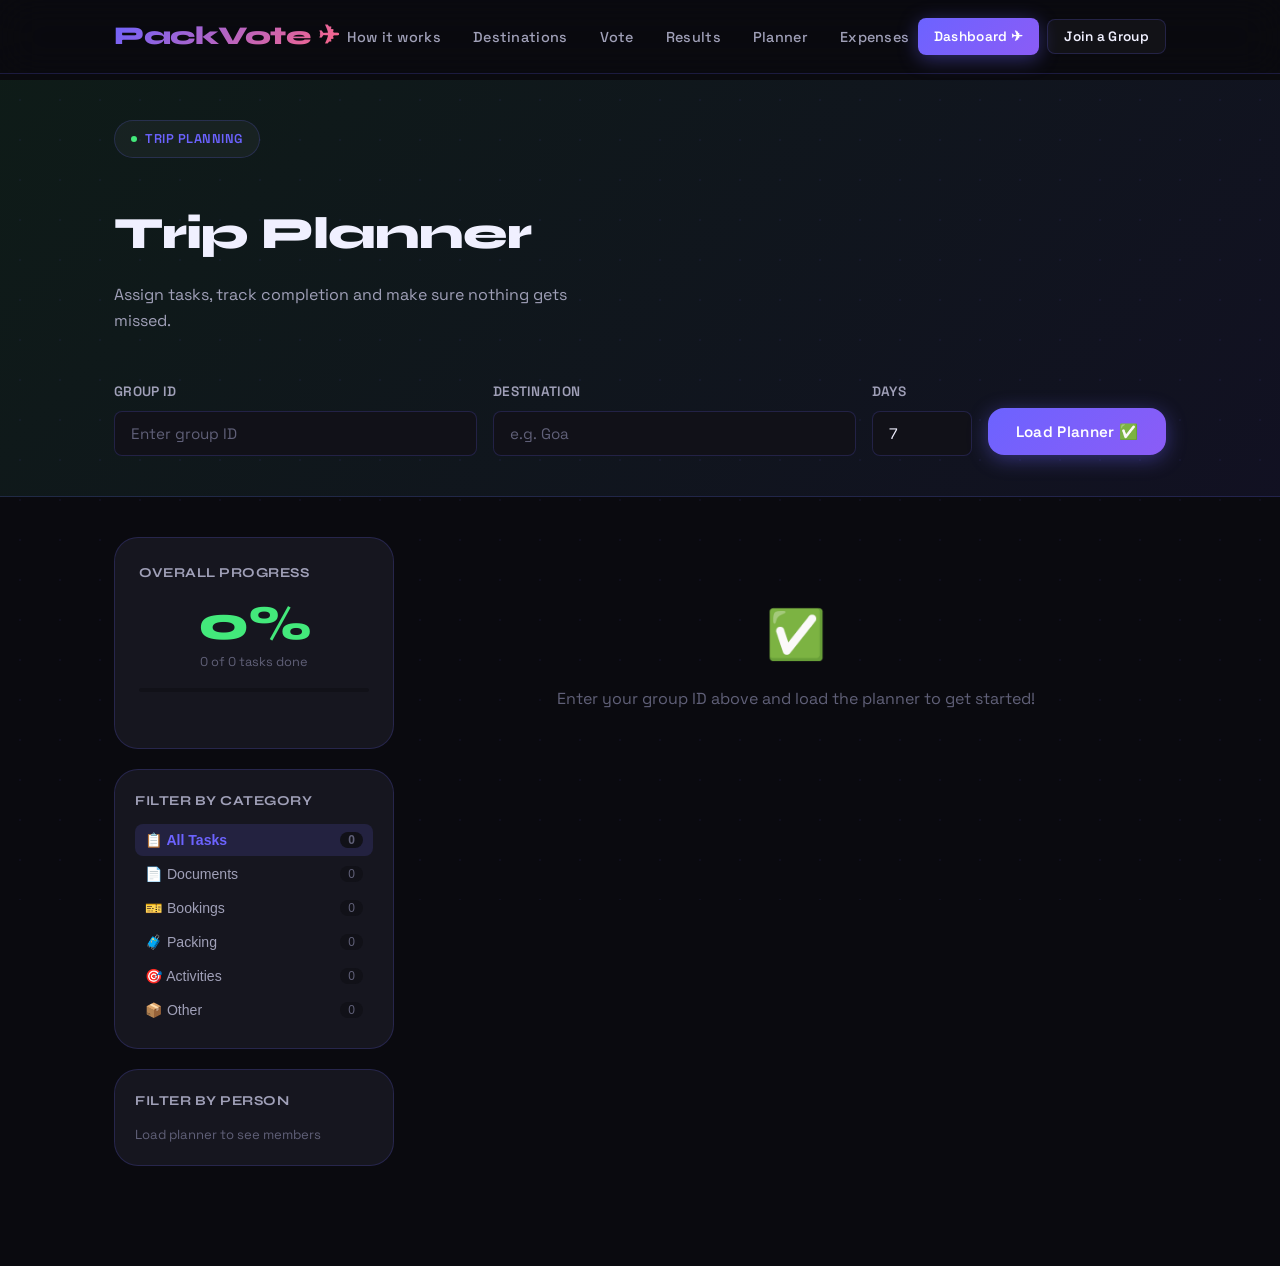
<file: frontend/planner.html>
<!DOCTYPE html>
<html lang="en">
<head>
  <meta charset="UTF-8"/>
  <meta name="viewport" content="width=device-width, initial-scale=1.0"/>
  <title>PackVote — Trip Planner</title>
  <link rel="stylesheet" href="style.css"/>
  <style>
    .planner-page { padding-top: 80px; min-height: 100vh; }
    .planner-header {
      background: linear-gradient(135deg, rgba(67,233,123,0.08), rgba(108,99,255,0.08));
      border-bottom: 1px solid var(--border);
      padding: 40px 0;
      margin-bottom: 40px;
    }
    .planner-layout {
      display: grid;
      grid-template-columns: 280px 1fr;
      gap: 32px;
      align-items: start;
    }
    .progress-section {
      background: var(--bg-card);
      border: 1px solid var(--border);
      border-radius: var(--radius-lg);
      padding: 24px;
      margin-bottom: 20px;
    }
    .progress-section h3 {
      font-family: var(--font-display);
      font-size: 0.85rem;
      font-weight: 700;
      color: var(--text-secondary);
      text-transform: uppercase;
      letter-spacing: 0.5px;
      margin-bottom: 16px;
    }
    .big-progress {
      text-align: center;
      margin-bottom: 16px;
    }
    .big-progress-num {
      font-family: var(--font-display);
      font-size: 3rem;
      font-weight: 800;
      color: var(--accent-3);
      line-height: 1;
    }
    .big-progress-label {
      font-size: 0.8rem;
      color: var(--text-muted);
      margin-top: 4px;
    }
    .filter-section {
      background: var(--bg-card);
      border: 1px solid var(--border);
      border-radius: var(--radius-lg);
      padding: 20px;
      margin-bottom: 20px;
    }
    .filter-section h3 {
      font-family: var(--font-display);
      font-size: 0.85rem;
      font-weight: 700;
      color: var(--text-secondary);
      text-transform: uppercase;
      letter-spacing: 0.5px;
      margin-bottom: 12px;
    }
    .filter-btn {
      display: flex;
      align-items: center;
      gap: 8px;
      width: 100%;
      background: none;
      border: none;
      padding: 8px 10px;
      border-radius: var(--radius-sm);
      color: var(--text-secondary);
      font-size: 0.88rem;
      cursor: pointer;
      transition: var(--transition);
      text-align: left;
      margin-bottom: 2px;
    }
    .filter-btn:hover { background: var(--bg-glass); color: var(--text-primary); }
    .filter-btn.active { background: rgba(108,99,255,0.15); color: var(--accent-1); font-weight: 600; }
    .filter-count {
      margin-left: auto;
      background: var(--bg-secondary);
      border-radius: 50px;
      padding: 1px 8px;
      font-size: 0.75rem;
      color: var(--text-muted);
    }
    .task-category {
      margin-bottom: 32px;
    }
    .task-category-header {
      display: flex;
      align-items: center;
      gap: 10px;
      margin-bottom: 12px;
      padding-bottom: 10px;
      border-bottom: 1px solid var(--border);
    }
    .task-category-icon { font-size: 1.2rem; }
    .task-category-title {
      font-family: var(--font-display);
      font-size: 1rem;
      font-weight: 700;
    }
    .task-category-progress {
      margin-left: auto;
      font-size: 0.8rem;
      color: var(--text-muted);
    }
    .task-item {
      background: var(--bg-card);
      border: 1px solid var(--border);
      border-radius: var(--radius-md);
      padding: 16px 20px;
      display: flex;
      align-items: flex-start;
      gap: 14px;
      margin-bottom: 8px;
      transition: var(--transition);
      position: relative;
    }
    .task-item:hover { border-color: var(--border-hover); }
    .task-item.completed {
      opacity: 0.6;
      background: var(--bg-secondary);
    }
    .task-check {
      width: 22px; height: 22px;
      border-radius: 50%;
      border: 2px solid var(--border);
      display: flex; align-items: center; justify-content: center;
      cursor: pointer;
      transition: var(--transition);
      flex-shrink: 0;
      margin-top: 1px;
      font-size: 0.75rem;
    }
    .task-check:hover { border-color: var(--accent-3); background: rgba(67,233,123,0.1); }
    .task-item.completed .task-check {
      background: var(--accent-3);
      border-color: var(--accent-3);
      color: #0a0a0f;
    }
    .task-content { flex: 1; }
    .task-title {
      font-weight: 600;
      font-size: 0.92rem;
      margin-bottom: 3px;
      transition: var(--transition);
    }
    .task-item.completed .task-title {
      text-decoration: line-through;
      color: var(--text-muted);
    }
    .task-desc {
      font-size: 0.8rem;
      color: var(--text-muted);
      margin-bottom: 8px;
      line-height: 1.5;
    }
    .task-meta {
      display: flex;
      align-items: center;
      gap: 8px;
      flex-wrap: wrap;
    }
    .task-assignee {
      display: inline-flex;
      align-items: center;
      gap: 5px;
      background: rgba(108,99,255,0.12);
      color: var(--accent-1);
      border-radius: 50px;
      padding: 2px 10px;
      font-size: 0.75rem;
      font-weight: 600;
    }
    .task-priority {
      display: inline-block;
      border-radius: 50px;
      padding: 2px 8px;
      font-size: 0.72rem;
      font-weight: 700;
      text-transform: uppercase;
      letter-spacing: 0.3px;
    }
    .priority-high   { background: rgba(255,101,132,0.15); color: var(--accent-2); }
    .priority-medium { background: rgba(255,215,0,0.15);   color: var(--accent-gold); }
    .priority-low    { background: rgba(67,233,123,0.12);  color: var(--accent-3); }
    .task-due { font-size: 0.75rem; color: var(--text-muted); }
    .task-delete {
      position: absolute; top: 10px; right: 10px;
      background: none; border: none;
      color: var(--text-muted); cursor: pointer;
      font-size: 0.85rem; opacity: 0;
      transition: var(--transition);
    }
    .task-item:hover .task-delete { opacity: 1; }
    .task-delete:hover { color: var(--accent-2); }
    .add-task-form {
      background: var(--bg-card);
      border: 1px solid var(--border);
      border-radius: var(--radius-lg);
      padding: 24px;
      margin-bottom: 24px;
    }
    .add-task-form h3 {
      font-family: var(--font-display);
      font-size: 1rem;
      font-weight: 700;
      margin-bottom: 20px;
    }
    .form-3col {
      display: grid;
      grid-template-columns: 1fr 1fr 1fr;
      gap: 12px;
    }
    .generate-btn-wrap {
      background: linear-gradient(135deg, rgba(67,233,123,0.1), rgba(108,99,255,0.1));
      border: 1px solid rgba(67,233,123,0.2);
      border-radius: var(--radius-lg);
      padding: 20px 24px;
      margin-bottom: 24px;
      display: flex;
      align-items: center;
      justify-content: space-between;
      gap: 16px;
    }
    .generate-btn-wrap p {
      font-size: 0.88rem;
      color: var(--text-secondary);
      margin: 4px 0 0;
    }
    .person-stat {
      display: flex;
      align-items: center;
      justify-content: space-between;
      padding: 8px 0;
      border-bottom: 1px solid var(--border);
      font-size: 0.85rem;
    }
    .person-stat:last-child { border-bottom: none; }
    .person-stat-bar {
      width: 80px; height: 4px;
      background: var(--bg-secondary);
      border-radius: 2px;
      overflow: hidden;
      margin: 0 8px;
    }
    .person-stat-fill {
      height: 100%;
      background: var(--accent-1);
      border-radius: 2px;
    }
    .empty-tasks {
      text-align: center;
      padding: 60px 24px;
      color: var(--text-muted);
    }
    .empty-tasks .empty-emoji { font-size: 3rem; display: block; margin-bottom: 12px; }
    @media (max-width: 768px) {
      .planner-layout { grid-template-columns: 1fr; }
      .form-3col      { grid-template-columns: 1fr; }
    }
  </style>
</head>
<body>
  <div class="bg-grid"></div>

<nav class="navbar">
  <div class="container">
    <a href="index.html" class="logo">PackVote ✈</a>
    <ul class="nav-links">
      <li><a href="index.html#how">How it works</a></li>
      <li><a href="index.html#destinations">Destinations</a></li>
      <li><a href="vote.html">Vote</a></li>
      <li><a href="results.html">Results</a></li>
      <li><a href="planner.html">Planner</a></li>
      <li><a href="expenses.html">Expenses</a></li>
    </ul>
    <a href="dashboard.html" class="btn btn-primary btn-sm">Dashboard ✈</a>
    <button class="btn btn-secondary btn-sm" onclick="openJoinModal()">Join a Group</button>
  </div>
</nav>
   

  <div class="planner-page">

    <!-- HEADER -->
    <div class="planner-header">
      <div class="container">
        <div class="hero-badge">Trip Planning</div>
        <h1 class="section-title mt-16">
          Trip <span class="gradient-text">Planner</span>
        </h1>
        <p class="section-subtitle">
          Assign tasks, track completion and make sure nothing gets missed.
        </p>

        <!-- Setup bar -->
        <div style="display:flex;gap:16px;flex-wrap:wrap;align-items:flex-end;">
          <div class="form-group" style="margin:0;flex:1;min-width:200px;">
            <label class="form-label">Group ID</label>
            <input type="text" id="planGroupId" class="form-input" placeholder="Enter group ID"/>
          </div>
          <div class="form-group" style="margin:0;flex:1;min-width:200px;">
            <label class="form-label">Destination</label>
            <input type="text" id="planDestination" class="form-input" placeholder="e.g. Goa"/>
          </div>
          <div class="form-group" style="margin:0;width:100px;">
            <label class="form-label">Days</label>
            <input type="number" id="planDuration" class="form-input" value="7" min="1" max="30"/>
          </div>
          <button class="btn btn-primary" onclick="loadPlanner()" style="margin-bottom:1px;">
            Load Planner ✅
          </button>
        </div>
      </div>
    </div>

    <div class="container" style="padding-bottom:80px;">
      <div class="planner-layout">

        <!-- LEFT SIDEBAR -->
        <div>
          <!-- Progress -->
          <div class="progress-section">
            <h3>Overall Progress</h3>
            <div class="big-progress">
              <div class="big-progress-num" id="progressPct">0%</div>
              <div class="big-progress-label" id="progressLabel">0 of 0 tasks done</div>
            </div>
            <div class="progress-bar">
              <div class="progress-fill" id="mainProgressFill" style="width:0%"></div>
            </div>
          </div>

          <!-- Filters -->
          <div class="filter-section">
            <h3>Filter by Category</h3>
            <button class="filter-btn active" onclick="filterTasks('all', this)">
              📋 All Tasks <span class="filter-count" id="countAll">0</span>
            </button>
            <button class="filter-btn" onclick="filterTasks('documents', this)">
              📄 Documents <span class="filter-count" id="countDocuments">0</span>
            </button>
            <button class="filter-btn" onclick="filterTasks('bookings', this)">
              🎫 Bookings <span class="filter-count" id="countBookings">0</span>
            </button>
            <button class="filter-btn" onclick="filterTasks('packing', this)">
              🧳 Packing <span class="filter-count" id="countPacking">0</span>
            </button>
            <button class="filter-btn" onclick="filterTasks('activities', this)">
              🎯 Activities <span class="filter-count" id="countActivities">0</span>
            </button>
            <button class="filter-btn" onclick="filterTasks('other', this)">
              📦 Other <span class="filter-count" id="countOther">0</span>
            </button>
          </div>

          <!-- Filter by Person -->
          <div class="filter-section">
            <h3>Filter by Person</h3>
            <div id="personFilters">
              <p style="font-size:0.82rem;color:var(--text-muted);">Load planner to see members</p>
            </div>
          </div>

          <!-- Person Stats -->
          <div class="filter-section" id="personStatsSection" style="display:none;">
            <h3>Per Person Progress</h3>
            <div id="personStats"></div>
          </div>
        </div>

        <!-- MAIN CONTENT -->
        <div>

          <!-- Generate default tasks -->
          <div class="generate-btn-wrap" id="generateWrap" style="display:none;">
            <div>
              <div style="font-weight:700;font-size:0.95rem;">✨ Auto-generate tasks</div>
              <p>Let AI create a starter checklist based on your trip details</p>
            </div>
            <button class="btn btn-success" onclick="generateTasks()">
              Generate ✨
            </button>
          </div>

          <!-- Add Task Form -->
          <div class="add-task-form" id="addTaskForm" style="display:none;">
            <h3>➕ Add Task</h3>
            <div class="form-group">
              <label class="form-label">Task Title</label>
              <input type="text" id="taskTitle" class="form-input"
                     placeholder="e.g. Book train tickets"/>
            </div>
            <div class="form-group">
              <label class="form-label">Description</label>
              <input type="text" id="taskDesc" class="form-input"
                     placeholder="Optional details"/>
            </div>
            <div class="form-3col">
              <div class="form-group">
                <label class="form-label">Category</label>
                <select id="taskCategory" class="form-input">
                  <option value="documents">📄 Documents</option>
                  <option value="bookings">🎫 Bookings</option>
                  <option value="packing">🧳 Packing</option>
                  <option value="activities">🎯 Activities</option>
                  <option value="other">📦 Other</option>
                </select>
              </div>
              <div class="form-group">
                <label class="form-label">Assign To</label>
                <select id="taskAssignee" class="form-input">
                  <option value="Unassigned">Unassigned</option>
                </select>
              </div>
              <div class="form-group">
                <label class="form-label">Priority</label>
                <select id="taskPriority" class="form-input">
                  <option value="high">🔴 High</option>
                  <option value="medium" selected>🟡 Medium</option>
                  <option value="low">🟢 Low</option>
                </select>
              </div>
            </div>
            <div class="form-group">
              <label class="form-label">Due Date (optional)</label>
              <input type="date" id="taskDueDate" class="form-input"/>
            </div>
            <button class="btn btn-primary w-full" onclick="addTask()"
                    style="justify-content:center;">
              Add Task ✅
            </button>
          </div>

          <!-- Task List -->
          <div id="taskList">
            <div class="empty-tasks">
              <span class="empty-emoji">✅</span>
              <p>Enter your group ID above and load the planner to get started!</p>
            </div>
          </div>

          <!-- Share -->
          <div id="shareSection" style="display:none;margin-top:32px;">
            <div style="display:flex;gap:12px;flex-wrap:wrap;">
              <button class="btn btn-primary" onclick="sharePlanner()">
                📱 Share on WhatsApp
              </button>
              <button class="btn btn-secondary" onclick="window.print()">
                📄 Export PDF
              </button>
            </div>
          </div>

        </div>
      </div>
    </div>
  </div>

  <div class="toast-container" id="toastContainer"></div>
  <script src="app.js"></script>
  <script>
    let planGroupId   = '';
    let planMembers   = [];
    let allTasks      = [];
    let activeFilter  = 'all';
    let activePerson  = 'all';

    const CAT_ICONS = {
      documents: '📄', bookings: '🎫',
      packing:   '🧳', activities: '🎯', other: '📦'
    };

    // ── Load on page open ─────────────────────────────────────────────
    window.addEventListener('DOMContentLoaded', () => {
      const savedGroup = loadData('PackVote_group_id');
      const savedDest  = loadData('PackVote_winner') || '';
      if (savedGroup) {
        document.getElementById('planGroupId').value    = savedGroup;
        document.getElementById('planDestination').value= savedDest;
        loadPlanner();
      }
    });

    // ── Load planner ──────────────────────────────────────────────────
    async function loadPlanner() {
      const groupId = document.getElementById('planGroupId').value.trim();
      if (!groupId) { showToast('Enter a group ID', 'error'); return; }

      planGroupId = groupId;
      saveData('PackVote_group_id', groupId);

      // Load members from saved expenses members or set empty
      const savedMembers = loadData('PackVote_exp_members_' + groupId) || [];
      planMembers = savedMembers;

      try {
        const res  = await fetch(`${API}/planner/${groupId}`);
        const data = await res.json();
        allTasks   = data.tasks || [];

        document.getElementById('generateWrap').style.display  = 'block';
        document.getElementById('addTaskForm').style.display   = 'block';
        document.getElementById('shareSection').style.display  = 'block';

        // Populate assignee dropdown
        populateAssignees();

        renderTasks();
        updateStats(data.stats || {});
        renderPersonFilters();

        showToast(`Planner loaded! ${allTasks.length} tasks found 📋`);
      } catch(e) {
        showToast('Cannot connect to server', 'error');
      }
    }

    function populateAssignees() {
      const select = document.getElementById('taskAssignee');
      select.innerHTML = '<option value="Unassigned">Unassigned</option>' +
        planMembers.map(m => `<option value="${m}">${m}</option>`).join('');
    }

    // ── Generate default tasks ────────────────────────────────────────
    async function generateTasks() {
      const destination = document.getElementById('planDestination').value.trim() || 'your destination';
      const duration    = parseInt(document.getElementById('planDuration').value) || 7;

      if (!planGroupId) { showToast('Load planner first', 'error'); return; }
      if (allTasks.length > 0) {
        if (!confirm('This will add default tasks to your existing list. Continue?')) return;
      }

      try {
        const res  = await fetch(`${API}/planner/generate`, {
          method:  'POST',
          headers: { 'Content-Type': 'application/json' },
          body: JSON.stringify({
            group_id:    planGroupId,
            destination, duration,
            members:     planMembers
          })
        });
        const data = await res.json();
        allTasks   = data.tasks || [];
        renderTasks();
        updateStats(data.stats || {});
        renderPersonFilters();
        showToast(`✨ ${allTasks.length} tasks generated!`);
      } catch(e) {
        showToast('Cannot connect to server', 'error');
      }
    }

    // ── Add task ──────────────────────────────────────────────────────
    async function addTask() {
      const title    = document.getElementById('taskTitle').value.trim();
      const desc     = document.getElementById('taskDesc').value.trim();
      const category = document.getElementById('taskCategory').value;
      const assignee = document.getElementById('taskAssignee').value;
      const priority = document.getElementById('taskPriority').value;
      const dueDate  = document.getElementById('taskDueDate').value;

      if (!title) { showToast('Enter a task title', 'error'); return; }

      try {
        const res  = await fetch(`${API}/planner/add`, {
          method:  'POST',
          headers: { 'Content-Type': 'application/json' },
          body: JSON.stringify({
            group_id:    planGroupId,
            title, description: desc,
            category, assigned_to: assignee,
            priority, due_date: dueDate
          })
        });
        const data = await res.json();
        if (data.success) {
          allTasks.push(data.task);
          document.getElementById('taskTitle').value   = '';
          document.getElementById('taskDesc').value    = '';
          document.getElementById('taskDueDate').value = '';
          renderTasks();
          refreshStats();
          showToast('Task added! ✅');
        }
      } catch(e) {
        showToast('Cannot connect to server', 'error');
      }
    }

    // ── Toggle task ───────────────────────────────────────────────────
    async function toggleTask(taskId) {
      try {
        const res  = await fetch(`${API}/planner/toggle/${planGroupId}/${taskId}`,
                                 { method: 'PUT' });
        const data = await res.json();
        if (data.success) {
          const task = allTasks.find(t => t.id === taskId);
          if (task) task.completed = data.completed;
          renderTasks();
          refreshStats();
        }
      } catch(e) {
        showToast('Cannot connect to server', 'error');
      }
    }

    // ── Delete task ───────────────────────────────────────────────────
    async function deleteTask(taskId) {
      if (!confirm('Delete this task?')) return;
      try {
        const res  = await fetch(`${API}/planner/delete/${planGroupId}/${taskId}`,
                                 { method: 'DELETE' });
        const data = await res.json();
        if (data.success) {
          allTasks = allTasks.filter(t => t.id !== taskId);
          renderTasks();
          refreshStats();
          showToast('Task deleted');
        }
      } catch(e) {
        showToast('Cannot connect to server', 'error');
      }
    }

    // ── Render tasks ──────────────────────────────────────────────────
    function renderTasks() {
      const list = document.getElementById('taskList');

      let filtered = allTasks;
      if (activeFilter !== 'all')   filtered = filtered.filter(t => t.category    === activeFilter);
      if (activePerson !== 'all')   filtered = filtered.filter(t => t.assigned_to === activePerson);

      if (filtered.length === 0) {
        list.innerHTML = `
          <div class="empty-tasks">
            <span class="empty-emoji">✅</span>
            <p>${allTasks.length === 0
              ? 'No tasks yet — generate or add tasks above!'
              : 'No tasks match this filter.'}</p>
          </div>`;
        return;
      }

      // Group by category
      const categories = activeFilter === 'all'
        ? ['documents','bookings','packing','activities','other']
        : [activeFilter];

      let html = '';
      for (const cat of categories) {
        const catTasks = filtered.filter(t => t.category === cat);
        if (catTasks.length === 0) continue;
        const done = catTasks.filter(t => t.completed).length;

        html += `
          <div class="task-category">
            <div class="task-category-header">
              <span class="task-category-icon">${CAT_ICONS[cat] || '📦'}</span>
              <span class="task-category-title">${capitalize(cat)}</span>
              <span class="task-category-progress">${done}/${catTasks.length}</span>
            </div>
            ${catTasks.map(task => renderTask(task)).join('')}
          </div>`;
      }

      list.innerHTML = html;
      updateCounts();
    }

    function renderTask(task) {
      const priorityClass = `priority-${task.priority}`;
      const priorityLabel = task.priority === 'high' ? '🔴 High' :
                            task.priority === 'medium' ? '🟡 Medium' : '🟢 Low';
      return `
        <div class="task-item ${task.completed ? 'completed' : ''}" id="task_${task.id}">
          <div class="task-check" onclick="toggleTask('${task.id}')">
            ${task.completed ? '✓' : ''}
          </div>
          <div class="task-content">
            <div class="task-title">${task.title}</div>
            ${task.description ? `<div class="task-desc">${task.description}</div>` : ''}
            <div class="task-meta">
              <span class="task-assignee">👤 ${task.assigned_to}</span>
              <span class="task-priority ${priorityClass}">${priorityLabel}</span>
              ${task.due_date ? `<span class="task-due">📅 ${task.due_date}</span>` : ''}
            </div>
          </div>
          <button class="task-delete" onclick="deleteTask('${task.id}')">✕</button>
        </div>`;
    }

    // ── Filter ────────────────────────────────────────────────────────
    function filterTasks(filter, btn) {
      activeFilter = filter;
      activePerson = 'all';
      document.querySelectorAll('.filter-btn').forEach(b => b.classList.remove('active'));
      btn.classList.add('active');
      document.querySelectorAll('.person-filter-btn').forEach(b => b.classList.remove('active'));
      renderTasks();
    }

    function filterByPerson(person, btn) {
      activePerson = person;
      activeFilter = 'all';
      document.querySelectorAll('.filter-btn').forEach(b => b.classList.remove('active'));
      document.querySelectorAll('.person-filter-btn').forEach(b => b.classList.remove('active'));
      btn.classList.add('active');
      renderTasks();
    }

    // ── Stats ─────────────────────────────────────────────────────────
    async function refreshStats() {
      try {
        const res  = await fetch(`${API}/planner/${planGroupId}`);
        const data = await res.json();
        updateStats(data.stats || {});
        renderPersonFilters();
      } catch(e) {}
    }

    function updateStats(stats) {
      const pct = stats.percentage || 0;
      setText('progressPct',   pct + '%');
      setText('progressLabel', `${stats.completed||0} of ${stats.total||0} tasks done`);
      document.getElementById('mainProgressFill').style.width = pct + '%';

      // Person stats
      const section = document.getElementById('personStatsSection');
      const psDiv   = document.getElementById('personStats');
      if (stats.by_person && Object.keys(stats.by_person).length > 0) {
        section.style.display = 'block';
        psDiv.innerHTML = Object.entries(stats.by_person).map(([person, data]) => {
          const pct = data.total > 0 ? Math.round((data.completed/data.total)*100) : 0;
          return `
            <div class="person-stat">
              <span style="font-size:0.85rem;">${person}</span>
              <div class="person-stat-bar">
                <div class="person-stat-fill" style="width:${pct}%"></div>
              </div>
              <span style="font-size:0.78rem;color:var(--text-muted);">
                ${data.completed}/${data.total}
              </span>
            </div>`;
        }).join('');
      }

      updateCounts();
    }

    function updateCounts() {
      const cats = ['documents','bookings','packing','activities','other'];
      setText('countAll', allTasks.length);
      cats.forEach(cat => {
        const el = document.getElementById('count' + capitalize(cat));
        if (el) el.textContent = allTasks.filter(t => t.category === cat).length;
      });
    }

    function renderPersonFilters() {
      const container = document.getElementById('personFilters');
      const people    = [...new Set(allTasks.map(t => t.assigned_to))];
      if (people.length === 0) {
        container.innerHTML = '<p style="font-size:0.82rem;color:var(--text-muted);">No tasks assigned yet</p>';
        return;
      }
      container.innerHTML = `
        <button class="filter-btn person-filter-btn active" onclick="filterByPerson('all', this)">
          👥 Everyone <span class="filter-count">${allTasks.length}</span>
        </button>` +
        people.map(p => `
          <button class="filter-btn person-filter-btn" onclick="filterByPerson('${p}', this)">
            👤 ${p} <span class="filter-count">${allTasks.filter(t=>t.assigned_to===p).length}</span>
          </button>`).join('');
    }

    // ── Share ─────────────────────────────────────────────────────────
    function sharePlanner() {
      const done    = allTasks.filter(t => t.completed).length;
      const total   = allTasks.length;
      const pending = allTasks.filter(t => !t.completed)
                              .slice(0, 5)
                              .map(t => `• ${t.title} (${t.assigned_to})`)
                              .join('\n');
      window.open(`https://wa.me/?text=${encodeURIComponent(
        `✅ *PackVote Trip Planner*\n` +
        `Progress: ${done}/${total} tasks done\n\n` +
        `*Pending tasks:*\n${pending}\n\n` +
        `Planned with PackVote ✈`
      )}`, '_blank');
    }

    // Enter key for task title
    document.getElementById('taskTitle')
      ?.addEventListener('keypress', e => { if (e.key === 'Enter') addTask(); });
  </script>
</body>
</html>
</file>
<file: frontend/style.css>
/* ── Google Fonts ─────────────────────────────────────────────────────────── */
@import url('https://fonts.googleapis.com/css2?family=Syne:wght@400;600;700;800&family=Space+Grotesk:wght@300;400;500;600&display=swap');

/* ── CSS Variables ────────────────────────────────────────────────────────── */
:root {
  --bg-primary:    #0a0a0f;
  --bg-secondary:  #111118;
  --bg-card:       #16161f;
  --bg-glass:      rgba(255, 255, 255, 0.04);
  --accent-1:      #6c63ff;
  --accent-2:      #ff6584;
  --accent-3:      #43e97b;
  --accent-gold:   #ffd700;
  --text-primary:  #f0f0ff;
  --text-secondary:#a0a0b8;
  --text-muted:    #606078;
  --border:        rgba(108, 99, 255, 0.2);
  --border-hover:  rgba(108, 99, 255, 0.6);
  --shadow-glow:   0 0 40px rgba(108, 99, 255, 0.15);
  --shadow-card:   0 8px 32px rgba(0, 0, 0, 0.4);
  --radius-sm:     8px;
  --radius-md:     16px;
  --radius-lg:     24px;
  --radius-xl:     32px;
  --font-display:  'Syne', sans-serif;
  --font-body:     'Space Grotesk', sans-serif;
  --transition:    all 0.3s cubic-bezier(0.4, 0, 0.2, 1);
}

/* ── Reset ────────────────────────────────────────────────────────────────── */
*, *::before, *::after {
  margin: 0;
  padding: 0;
  box-sizing: border-box;
}

html { scroll-behavior: smooth; }

body {
  font-family: var(--font-body);
  background: var(--bg-primary);
  color: var(--text-primary);
  min-height: 100vh;
  overflow-x: hidden;
  line-height: 1.6;
}

/* ── Scrollbar ────────────────────────────────────────────────────────────── */
::-webkit-scrollbar { width: 6px; }
::-webkit-scrollbar-track { background: var(--bg-primary); }
::-webkit-scrollbar-thumb {
  background: var(--accent-1);
  border-radius: 3px;
}

/* ── Animated Background ──────────────────────────────────────────────────── */
.bg-animation {
  position: fixed;
  top: 0; left: 0;
  width: 100%; height: 100%;
  pointer-events: none;
  z-index: 0;
  overflow: hidden;
}

.bg-animation::before {
  content: '';
  position: absolute;
  width: 600px; height: 600px;
  background: radial-gradient(circle, rgba(108,99,255,0.08) 0%, transparent 70%);
  top: -200px; left: -200px;
  animation: float1 20s ease-in-out infinite;
}

.bg-animation::after {
  content: '';
  position: absolute;
  width: 500px; height: 500px;
  background: radial-gradient(circle, rgba(255,101,132,0.06) 0%, transparent 70%);
  bottom: -150px; right: -150px;
  animation: float2 25s ease-in-out infinite;
}

@keyframes float1 {
  0%, 100% { transform: translate(0, 0) scale(1); }
  33%       { transform: translate(100px, 50px) scale(1.1); }
  66%       { transform: translate(50px, 100px) scale(0.9); }
}

@keyframes float2 {
  0%, 100% { transform: translate(0, 0) scale(1); }
  33%       { transform: translate(-80px, -60px) scale(1.1); }
  66%       { transform: translate(-40px, -100px) scale(0.95); }
}

/* ── Grid dots background ─────────────────────────────────────────────────── */
.bg-grid {
  position: fixed;
  top: 0; left: 0;
  width: 100%; height: 100%;
  pointer-events: none;
  z-index: 0;
  background-image:
    radial-gradient(circle, rgba(108,99,255,0.15) 1px, transparent 1px);
  background-size: 40px 40px;
  opacity: 0.4;
}

/* ── Layout ───────────────────────────────────────────────────────────────── */
.container {
  max-width: 1100px;
  margin: 0 auto;
  padding: 0 24px;
  position: relative;
  z-index: 1;
}

/* ── Navbar ───────────────────────────────────────────────────────────────── */
.navbar {
  position: fixed;
  top: 0; left: 0; right: 0;
  z-index: 100;
  padding: 16px 0;
  background: rgba(10, 10, 15, 0.8);
  backdrop-filter: blur(20px);
  border-bottom: 1px solid var(--border);
}

.navbar .container {
  display: flex;
  align-items: center;
  justify-content: space-between;
}

.logo {
  font-family: var(--font-display);
  font-size: 1.6rem;
  font-weight: 800;
  background: linear-gradient(135deg, var(--accent-1), var(--accent-2));
  -webkit-background-clip: text;
  -webkit-text-fill-color: transparent;
  background-clip: text;
  text-decoration: none;
  letter-spacing: -0.5px;
}

.nav-links {
  display: flex;
  gap: 32px;
  list-style: none;
}

.nav-links a {
  color: var(--text-secondary);
  text-decoration: none;
  font-size: 0.9rem;
  font-weight: 500;
  transition: var(--transition);
  letter-spacing: 0.3px;
}

.nav-links a:hover { color: var(--accent-1); }

/* ── Hero Section ─────────────────────────────────────────────────────────── */
.hero {
  min-height: 100vh;
  display: flex;
  align-items: center;
  padding-top: 80px;
}

.hero-content {
  max-width: 700px;
}

.hero-badge {
  display: inline-flex;
  align-items: center;
  gap: 8px;
  background: var(--bg-glass);
  border: 1px solid var(--border);
  border-radius: 50px;
  padding: 8px 16px;
  font-size: 0.8rem;
  color: var(--accent-1);
  font-weight: 600;
  letter-spacing: 0.5px;
  text-transform: uppercase;
  margin-bottom: 24px;
  animation: fadeInUp 0.6s ease forwards;
}

.hero-badge::before {
  content: '';
  width: 6px; height: 6px;
  background: var(--accent-3);
  border-radius: 50%;
  animation: pulse 2s ease infinite;
}

@keyframes pulse {
  0%, 100% { opacity: 1; transform: scale(1); }
  50%       { opacity: 0.5; transform: scale(1.5); }
}

.hero h1 {
  font-family: var(--font-display);
  font-size: clamp(2.8rem, 6vw, 5rem);
  font-weight: 800;
  line-height: 1.1;
  letter-spacing: -2px;
  margin-bottom: 24px;
  animation: fadeInUp 0.6s ease 0.1s both;
}

.hero h1 .gradient-text {
  background: linear-gradient(135deg, var(--accent-1) 0%, var(--accent-2) 50%, var(--accent-gold) 100%);
  -webkit-background-clip: text;
  -webkit-text-fill-color: transparent;
  background-clip: text;
}

.hero p {
  font-size: 1.15rem;
  color: var(--text-secondary);
  margin-bottom: 40px;
  max-width: 540px;
  line-height: 1.8;
  animation: fadeInUp 0.6s ease 0.2s both;
}

.hero-buttons {
  display: flex;
  gap: 16px;
  flex-wrap: wrap;
  animation: fadeInUp 0.6s ease 0.3s both;
}

/* ── Buttons ──────────────────────────────────────────────────────────────── */
.btn {
  display: inline-flex;
  align-items: center;
  gap: 8px;
  padding: 14px 28px;
  border-radius: var(--radius-md);
  font-family: var(--font-body);
  font-size: 0.95rem;
  font-weight: 600;
  cursor: pointer;
  border: none;
  transition: var(--transition);
  text-decoration: none;
  letter-spacing: 0.3px;
  position: relative;
  overflow: hidden;
}

.btn::before {
  content: '';
  position: absolute;
  top: 0; left: -100%;
  width: 100%; height: 100%;
  background: linear-gradient(90deg, transparent, rgba(255,255,255,0.1), transparent);
  transition: left 0.5s ease;
}

.btn:hover::before { left: 100%; }

.btn-primary {
  background: linear-gradient(135deg, var(--accent-1), #8b5cf6);
  color: white;
  box-shadow: 0 4px 20px rgba(108,99,255,0.4);
}

.btn-primary:hover {
  transform: translateY(-2px);
  box-shadow: 0 8px 30px rgba(108,99,255,0.6);
}

.btn-secondary {
  background: var(--bg-glass);
  color: var(--text-primary);
  border: 1px solid var(--border);
}

.btn-secondary:hover {
  border-color: var(--border-hover);
  background: rgba(108,99,255,0.1);
  transform: translateY(-2px);
}

.btn-danger {
  background: linear-gradient(135deg, var(--accent-2), #ff4757);
  color: white;
  box-shadow: 0 4px 20px rgba(255,101,132,0.4);
}

.btn-success {
  background: linear-gradient(135deg, var(--accent-3), #00b09b);
  color: #0a0a0f;
  font-weight: 700;
  box-shadow: 0 4px 20px rgba(67,233,123,0.4);
}

.btn-success:hover {
  transform: translateY(-2px);
  box-shadow: 0 8px 30px rgba(67,233,123,0.6);
}

.btn-lg {
  padding: 18px 36px;
  font-size: 1.05rem;
  border-radius: var(--radius-lg);
}

.btn-sm {
  padding: 8px 16px;
  font-size: 0.85rem;
  border-radius: var(--radius-sm);
}

.btn:disabled {
  opacity: 0.5;
  cursor: not-allowed;
  transform: none !important;
}

/* ── Cards ────────────────────────────────────────────────────────────────── */
.card {
  background: var(--bg-card);
  border: 1px solid var(--border);
  border-radius: var(--radius-lg);
  padding: 32px;
  transition: var(--transition);
  position: relative;
  overflow: hidden;
}

.card::before {
  content: '';
  position: absolute;
  top: 0; left: 0; right: 0;
  height: 1px;
  background: linear-gradient(90deg, transparent, var(--accent-1), transparent);
  opacity: 0;
  transition: var(--transition);
}

.card:hover::before { opacity: 1; }

.card:hover {
  border-color: var(--border-hover);
  box-shadow: var(--shadow-glow);
  transform: translateY(-4px);
}

.card-glass {
  background: var(--bg-glass);
  backdrop-filter: blur(20px);
  border: 1px solid var(--border);
  border-radius: var(--radius-lg);
  padding: 32px;
}

/* ── Section titles ───────────────────────────────────────────────────────── */
.section-title {
  font-family: var(--font-display);
  font-size: clamp(1.8rem, 4vw, 2.8rem);
  font-weight: 800;
  letter-spacing: -1px;
  margin-bottom: 12px;
}

.section-subtitle {
  color: var(--text-secondary);
  font-size: 1rem;
  margin-bottom: 48px;
  max-width: 500px;
}

/* ── Features Grid ────────────────────────────────────────────────────────── */
.features-grid {
  display: grid;
  grid-template-columns: repeat(auto-fit, minmax(280px, 1fr));
  gap: 24px;
  margin: 64px 0;
}

.feature-card {
  background: var(--bg-card);
  border: 1px solid var(--border);
  border-radius: var(--radius-lg);
  padding: 32px;
  transition: var(--transition);
  position: relative;
  overflow: hidden;
}

.feature-card:hover {
  border-color: var(--border-hover);
  box-shadow: var(--shadow-glow);
  transform: translateY(-6px);
}

.feature-icon {
  width: 52px; height: 52px;
  border-radius: var(--radius-md);
  display: flex;
  align-items: center;
  justify-content: center;
  font-size: 1.5rem;
  margin-bottom: 20px;
}

.feature-icon.purple { background: rgba(108,99,255,0.15); }
.feature-icon.pink   { background: rgba(255,101,132,0.15); }
.feature-icon.green  { background: rgba(67,233,123,0.15); }
.feature-icon.gold   { background: rgba(255,215,0,0.15); }

.feature-card h3 {
  font-family: var(--font-display);
  font-size: 1.2rem;
  font-weight: 700;
  margin-bottom: 10px;
}

.feature-card p {
  color: var(--text-secondary);
  font-size: 0.9rem;
  line-height: 1.7;
}

/* ── Forms ────────────────────────────────────────────────────────────────── */
.form-group {
  margin-bottom: 20px;
}

.form-label {
  display: block;
  font-size: 0.85rem;
  font-weight: 600;
  color: var(--text-secondary);
  margin-bottom: 8px;
  letter-spacing: 0.3px;
  text-transform: uppercase;
}

.form-input {
  width: 100%;
  background: var(--bg-secondary);
  border: 1px solid var(--border);
  border-radius: var(--radius-sm);
  padding: 12px 16px;
  color: var(--text-primary);
  font-family: var(--font-body);
  font-size: 0.95rem;
  transition: var(--transition);
  outline: none;
}

.form-input:focus {
  border-color: var(--accent-1);
  box-shadow: 0 0 0 3px rgba(108,99,255,0.15);
}

.form-input::placeholder { color: var(--text-muted); }

select.form-input option {
  background: var(--bg-secondary);
  color: var(--text-primary);
}

/* ── Tag chips ────────────────────────────────────────────────────────────── */
.tags-container {
  display: flex;
  flex-wrap: wrap;
  gap: 10px;
  margin-top: 8px;
}

.tag {
  padding: 8px 16px;
  border-radius: 50px;
  border: 1px solid var(--border);
  background: var(--bg-glass);
  color: var(--text-secondary);
  font-size: 0.85rem;
  font-weight: 500;
  cursor: pointer;
  transition: var(--transition);
  user-select: none;
}

.tag:hover {
  border-color: var(--accent-1);
  color: var(--accent-1);
}

.tag.selected {
  background: rgba(108,99,255,0.2);
  border-color: var(--accent-1);
  color: var(--accent-1);
}

/* ── Vote Card (swipe style) ──────────────────────────────────────────────── */
.vote-card-container {
  position: relative;
  width: 100%;
  max-width: 420px;
  margin: 0 auto;
  height: 520px;
}

.vote-card {
  position: absolute;
  width: 100%;
  height: 100%;
  background: var(--bg-card);
  border: 1px solid var(--border);
  border-radius: var(--radius-xl);
  padding: 40px 32px;
  display: flex;
  flex-direction: column;
  align-items: center;
  justify-content: center;
  text-align: center;
  cursor: grab;
  transition: transform 0.3s ease, box-shadow 0.3s ease;
  user-select: none;
  box-shadow: var(--shadow-card);
}

.vote-card:active { cursor: grabbing; }

.vote-card.dragging { transition: none; }

.vote-card.like {
  border-color: var(--accent-3);
  box-shadow: 0 0 40px rgba(67,233,123,0.3);
}

.vote-card.dislike {
  border-color: var(--accent-2);
  box-shadow: 0 0 40px rgba(255,101,132,0.3);
}

.vote-card-emoji {
  font-size: 4rem;
  margin-bottom: 16px;
}

.vote-card h2 {
  font-family: var(--font-display);
  font-size: 1.8rem;
  font-weight: 800;
  margin-bottom: 8px;
}

.vote-card p {
  color: var(--text-secondary);
  font-size: 0.95rem;
  line-height: 1.6;
  margin-bottom: 20px;
}

.vote-card-tags {
  display: flex;
  flex-wrap: wrap;
  gap: 6px;
  justify-content: center;
}

.vote-card-tag {
  padding: 4px 12px;
  background: rgba(108,99,255,0.15);
  border-radius: 50px;
  font-size: 0.75rem;
  color: var(--accent-1);
  font-weight: 500;
}

/* ── Vote Actions ─────────────────────────────────────────────────────────── */
.vote-actions {
  display: flex;
  justify-content: center;
  gap: 24px;
  margin-top: 32px;
}

.vote-btn {
  width: 64px; height: 64px;
  border-radius: 50%;
  border: 2px solid var(--border);
  background: var(--bg-card);
  display: flex;
  align-items: center;
  justify-content: center;
  font-size: 1.6rem;
  cursor: pointer;
  transition: var(--transition);
}

.vote-btn.yes:hover {
  border-color: var(--accent-3);
  background: rgba(67,233,123,0.15);
  transform: scale(1.15);
  box-shadow: 0 0 20px rgba(67,233,123,0.4);
}

.vote-btn.no:hover {
  border-color: var(--accent-2);
  background: rgba(255,101,132,0.15);
  transform: scale(1.15);
  box-shadow: 0 0 20px rgba(255,101,132,0.4);
}

.vote-btn.maybe:hover {
  border-color: var(--accent-gold);
  background: rgba(255,215,0,0.15);
  transform: scale(1.15);
  box-shadow: 0 0 20px rgba(255,215,0,0.4);
}

/* ── Progress Bar ─────────────────────────────────────────────────────────── */
.progress-bar {
  width: 100%;
  height: 4px;
  background: var(--bg-secondary);
  border-radius: 2px;
  overflow: hidden;
  margin-bottom: 32px;
}

.progress-fill {
  height: 100%;
  background: linear-gradient(90deg, var(--accent-1), var(--accent-2));
  border-radius: 2px;
  transition: width 0.5s cubic-bezier(0.4, 0, 0.2, 1);
}

/* ── Results ──────────────────────────────────────────────────────────────── */
.results-header {
  text-align: center;
  padding: 80px 0 48px;
}

.winner-card {
  background: linear-gradient(135deg, rgba(108,99,255,0.15), rgba(255,101,132,0.1));
  border: 1px solid var(--accent-1);
  border-radius: var(--radius-xl);
  padding: 48px;
  text-align: center;
  margin-bottom: 48px;
  position: relative;
  overflow: hidden;
}

.winner-card::before {
  content: '';
  position: absolute;
  top: -50%; left: -50%;
  width: 200%; height: 200%;
  background: conic-gradient(
    from 0deg,
    transparent 0deg,
    rgba(108,99,255,0.05) 60deg,
    transparent 120deg
  );
  animation: rotate 8s linear infinite;
}

@keyframes rotate {
  from { transform: rotate(0deg); }
  to   { transform: rotate(360deg); }
}

.winner-label {
  font-size: 0.8rem;
  font-weight: 700;
  letter-spacing: 2px;
  text-transform: uppercase;
  color: var(--accent-gold);
  margin-bottom: 16px;
}

.winner-destination {
  font-family: var(--font-display);
  font-size: clamp(2.5rem, 6vw, 4.5rem);
  font-weight: 800;
  letter-spacing: -2px;
  background: linear-gradient(135deg, var(--accent-1), var(--accent-2), var(--accent-gold));
  -webkit-background-clip: text;
  -webkit-text-fill-color: transparent;
  background-clip: text;
  margin-bottom: 16px;
}

/* ── Score bars ───────────────────────────────────────────────────────────── */
.score-bar {
  display: flex;
  align-items: center;
  gap: 16px;
  margin-bottom: 16px;
}

.score-label {
  min-width: 120px;
  font-size: 0.9rem;
  font-weight: 600;
}

.score-track {
  flex: 1;
  height: 8px;
  background: var(--bg-secondary);
  border-radius: 4px;
  overflow: hidden;
}

.score-fill {
  height: 100%;
  background: linear-gradient(90deg, var(--accent-1), var(--accent-2));
  border-radius: 4px;
  width: 0%;
  transition: width 1s cubic-bezier(0.4, 0, 0.2, 1);
}

.score-pct {
  min-width: 45px;
  text-align: right;
  font-size: 0.85rem;
  color: var(--accent-1);
  font-weight: 600;
}

/* ── Stats grid ───────────────────────────────────────────────────────────── */
.stats-grid {
  display: grid;
  grid-template-columns: repeat(auto-fit, minmax(160px, 1fr));
  gap: 16px;
  margin: 32px 0;
}

.stat-card {
  background: var(--bg-card);
  border: 1px solid var(--border);
  border-radius: var(--radius-md);
  padding: 24px;
  text-align: center;
  transition: var(--transition);
}

.stat-card:hover {
  border-color: var(--border-hover);
  transform: translateY(-4px);
}

.stat-value {
  font-family: var(--font-display);
  font-size: 2rem;
  font-weight: 800;
  color: var(--accent-1);
  line-height: 1;
  margin-bottom: 8px;
}

.stat-label {
  font-size: 0.8rem;
  color: var(--text-secondary);
  text-transform: uppercase;
  letter-spacing: 0.5px;
  font-weight: 600;
}

/* ── Map container ────────────────────────────────────────────────────────── */
#map {
  width: 100%;
  height: 400px;
  border-radius: var(--radius-lg);
  border: 1px solid var(--border);
  overflow: hidden;
  z-index: 1;
}

/* ── Conflict alerts ──────────────────────────────────────────────────────── */
.conflict-alert {
  background: rgba(255,101,132,0.1);
  border: 1px solid rgba(255,101,132,0.3);
  border-radius: var(--radius-md);
  padding: 16px 20px;
  margin-bottom: 12px;
  display: flex;
  align-items: flex-start;
  gap: 12px;
}

.conflict-icon { font-size: 1.1rem; flex-shrink: 0; }

.conflict-text {
  font-size: 0.9rem;
  color: var(--text-secondary);
  line-height: 1.5;
}

/* ── Toast notifications ──────────────────────────────────────────────────── */
.toast-container {
  position: fixed;
  bottom: 24px;
  right: 24px;
  z-index: 1000;
  display: flex;
  flex-direction: column;
  gap: 8px;
}

.toast {
  background: var(--bg-card);
  border: 1px solid var(--border);
  border-radius: var(--radius-md);
  padding: 14px 20px;
  display: flex;
  align-items: center;
  gap: 10px;
  font-size: 0.9rem;
  box-shadow: var(--shadow-card);
  animation: slideIn 0.3s ease forwards;
  max-width: 320px;
}

.toast.success { border-color: var(--accent-3); }
.toast.error   { border-color: var(--accent-2); }

@keyframes slideIn {
  from { transform: translateX(100%); opacity: 0; }
  to   { transform: translateX(0); opacity: 1; }
}

@keyframes slideOut {
  from { transform: translateX(0); opacity: 1; }
  to   { transform: translateX(100%); opacity: 0; }
}

/* ── Loading spinner ──────────────────────────────────────────────────────── */
.spinner {
  width: 40px; height: 40px;
  border: 3px solid var(--border);
  border-top-color: var(--accent-1);
  border-radius: 50%;
  animation: spin 0.8s linear infinite;
  margin: 0 auto;
}

@keyframes spin {
  to { transform: rotate(360deg); }
}

.loading-overlay {
  position: fixed;
  inset: 0;
  background: rgba(10,10,15,0.8);
  backdrop-filter: blur(8px);
  z-index: 200;
  display: flex;
  flex-direction: column;
  align-items: center;
  justify-content: center;
  gap: 16px;
}

.loading-text {
  font-family: var(--font-display);
  font-size: 1.1rem;
  color: var(--text-secondary);
  animation: blink 1.5s ease infinite;
}

@keyframes blink {
  0%, 100% { opacity: 1; }
  50%       { opacity: 0.4; }
}

/* ── Member chips ─────────────────────────────────────────────────────────── */
.member-chip {
  display: inline-flex;
  align-items: center;
  gap: 8px;
  background: var(--bg-glass);
  border: 1px solid var(--border);
  border-radius: 50px;
  padding: 6px 12px 6px 6px;
  font-size: 0.85rem;
  color: var(--text-secondary);
  margin: 4px;
}

.member-avatar {
  width: 24px; height: 24px;
  border-radius: 50%;
  background: linear-gradient(135deg, var(--accent-1), var(--accent-2));
  display: flex;
  align-items: center;
  justify-content: center;
  font-size: 0.7rem;
  font-weight: 700;
  color: white;
}

.member-remove {
  cursor: pointer;
  color: var(--text-muted);
  font-size: 0.9rem;
  transition: var(--transition);
  margin-left: 4px;
}

.member-remove:hover { color: var(--accent-2); }

/* ── Step indicator ───────────────────────────────────────────────────────── */
.steps {
  display: flex;
  align-items: center;
  justify-content: center;
  gap: 0;
  margin-bottom: 48px;
}

.step {
  display: flex;
  align-items: center;
  gap: 10px;
  position: relative;
}

.step-circle {
  width: 36px; height: 36px;
  border-radius: 50%;
  background: var(--bg-secondary);
  border: 2px solid var(--border);
  display: flex;
  align-items: center;
  justify-content: center;
  font-size: 0.85rem;
  font-weight: 700;
  color: var(--text-muted);
  transition: var(--transition);
  z-index: 1;
}

.step.active .step-circle {
  background: var(--accent-1);
  border-color: var(--accent-1);
  color: white;
  box-shadow: 0 0 16px rgba(108,99,255,0.5);
}

.step.done .step-circle {
  background: var(--accent-3);
  border-color: var(--accent-3);
  color: #0a0a0f;
}

.step-label {
  font-size: 0.8rem;
  font-weight: 600;
  color: var(--text-muted);
  white-space: nowrap;
}

.step.active .step-label { color: var(--accent-1); }
.step.done  .step-label  { color: var(--accent-3); }

.step-line {
  width: 60px; height: 2px;
  background: var(--border);
  margin: 0 8px;
}

.step-line.done { background: var(--accent-3); }

/* ── Destination recommendation card ─────────────────────────────────────── */
.rec-card {
  background: var(--bg-card);
  border: 1px solid var(--border);
  border-radius: var(--radius-lg);
  padding: 24px;
  display: flex;
  align-items: center;
  gap: 20px;
  transition: var(--transition);
  margin-bottom: 16px;
  cursor: pointer;
}

.rec-card:hover {
  border-color: var(--border-hover);
  box-shadow: var(--shadow-glow);
  transform: translateX(4px);
}

.rec-rank {
  font-family: var(--font-display);
  font-size: 2rem;
  font-weight: 800;
  color: var(--text-muted);
  min-width: 40px;
}

.rec-rank.top { color: var(--accent-gold); }

.rec-info { flex: 1; }

.rec-name {
  font-family: var(--font-display);
  font-size: 1.3rem;
  font-weight: 700;
  margin-bottom: 4px;
}

.rec-desc {
  font-size: 0.85rem;
  color: var(--text-secondary);
  margin-bottom: 8px;
}

.rec-meta {
  display: flex;
  gap: 12px;
  font-size: 0.8rem;
  color: var(--text-muted);
}

.rec-match {
  font-family: var(--font-display);
  font-size: 1.5rem;
  font-weight: 800;
  color: var(--accent-3);
}

/* ── Itinerary day card ───────────────────────────────────────────────────── */
.day-card {
  background: var(--bg-card);
  border: 1px solid var(--border);
  border-radius: var(--radius-lg);
  margin-bottom: 16px;
  overflow: hidden;
  transition: var(--transition);
}

.day-header {
  padding: 20px 24px;
  display: flex;
  align-items: center;
  gap: 16px;
  cursor: pointer;
  border-bottom: 1px solid transparent;
  transition: var(--transition);
}

.day-header:hover { background: var(--bg-glass); }
.day-header.open  { border-bottom-color: var(--border); }

.day-number {
  font-family: var(--font-display);
  font-size: 1.8rem;
  font-weight: 800;
  color: var(--accent-1);
  line-height: 1;
  min-width: 48px;
}

.day-title {
  font-weight: 600;
  font-size: 1rem;
}

.day-body {
  padding: 0 24px;
  max-height: 0;
  overflow: hidden;
  transition: max-height 0.4s ease, padding 0.3s ease;
}

.day-body.open {
  max-height: 500px;
  padding: 20px 24px;
}

.activity {
  display: flex;
  gap: 16px;
  padding: 12px 0;
  border-bottom: 1px solid var(--border);
}

.activity:last-child { border-bottom: none; }

.activity-dot {
  width: 8px; height: 8px;
  border-radius: 50%;
  background: var(--accent-1);
  margin-top: 6px;
  flex-shrink: 0;
}

.activity-name {
  font-weight: 600;
  font-size: 0.95rem;
  margin-bottom: 2px;
}

.activity-type {
  font-size: 0.8rem;
  color: var(--text-muted);
}

/* ── Animations ───────────────────────────────────────────────────────────── */
@keyframes fadeInUp {
  from { opacity: 0; transform: translateY(24px); }
  to   { opacity: 1; transform: translateY(0); }
}

@keyframes fadeIn {
  from { opacity: 0; }
  to   { opacity: 1; }
}

.animate-in {
  animation: fadeInUp 0.5s ease forwards;
}

/* stagger children */
.stagger > * { opacity: 0; animation: fadeInUp 0.5s ease forwards; }
.stagger > *:nth-child(1) { animation-delay: 0.05s; }
.stagger > *:nth-child(2) { animation-delay: 0.10s; }
.stagger > *:nth-child(3) { animation-delay: 0.15s; }
.stagger > *:nth-child(4) { animation-delay: 0.20s; }
.stagger > *:nth-child(5) { animation-delay: 0.25s; }
.stagger > *:nth-child(6) { animation-delay: 0.30s; }

/* ── Responsive ───────────────────────────────────────────────────────────── */
@media (max-width: 768px) {
  .hero h1   { font-size: 2.4rem; letter-spacing: -1px; }
  .hero p    { font-size: 1rem; }
  .features-grid { grid-template-columns: 1fr; }
  .nav-links { display: none; }
  .steps     { gap: 4px; }
  .step-line { width: 30px; }
  .step-label { display: none; }
  .winner-destination { font-size: 2.5rem; }
  .vote-card-container { height: 440px; }
}

/* ── Utility ──────────────────────────────────────────────────────────────── */
.text-center  { text-align: center; }
.text-muted   { color: var(--text-secondary); }
.text-accent  { color: var(--accent-1); }
.text-success { color: var(--accent-3); }
.text-danger  { color: var(--accent-2); }
.text-gold    { color: var(--accent-gold); }
.mt-8  { margin-top: 8px; }
.mt-16 { margin-top: 16px; }
.mt-24 { margin-top: 24px; }
.mt-32 { margin-top: 32px; }
.mt-48 { margin-top: 48px; }
.mb-8  { margin-bottom: 8px; }
.mb-16 { margin-bottom: 16px; }
.mb-24 { margin-bottom: 24px; }
.mb-32 { margin-bottom: 32px; }
.flex  { display: flex; }
.flex-center { display: flex; align-items: center; justify-content: center; }
.gap-8  { gap: 8px; }
.gap-16 { gap: 16px; }
.gap-24 { gap: 24px; }
.hidden { display: none !important; }
.w-full { width: 100%; }
.pt-80  { padding-top: 80px; }
</file>
